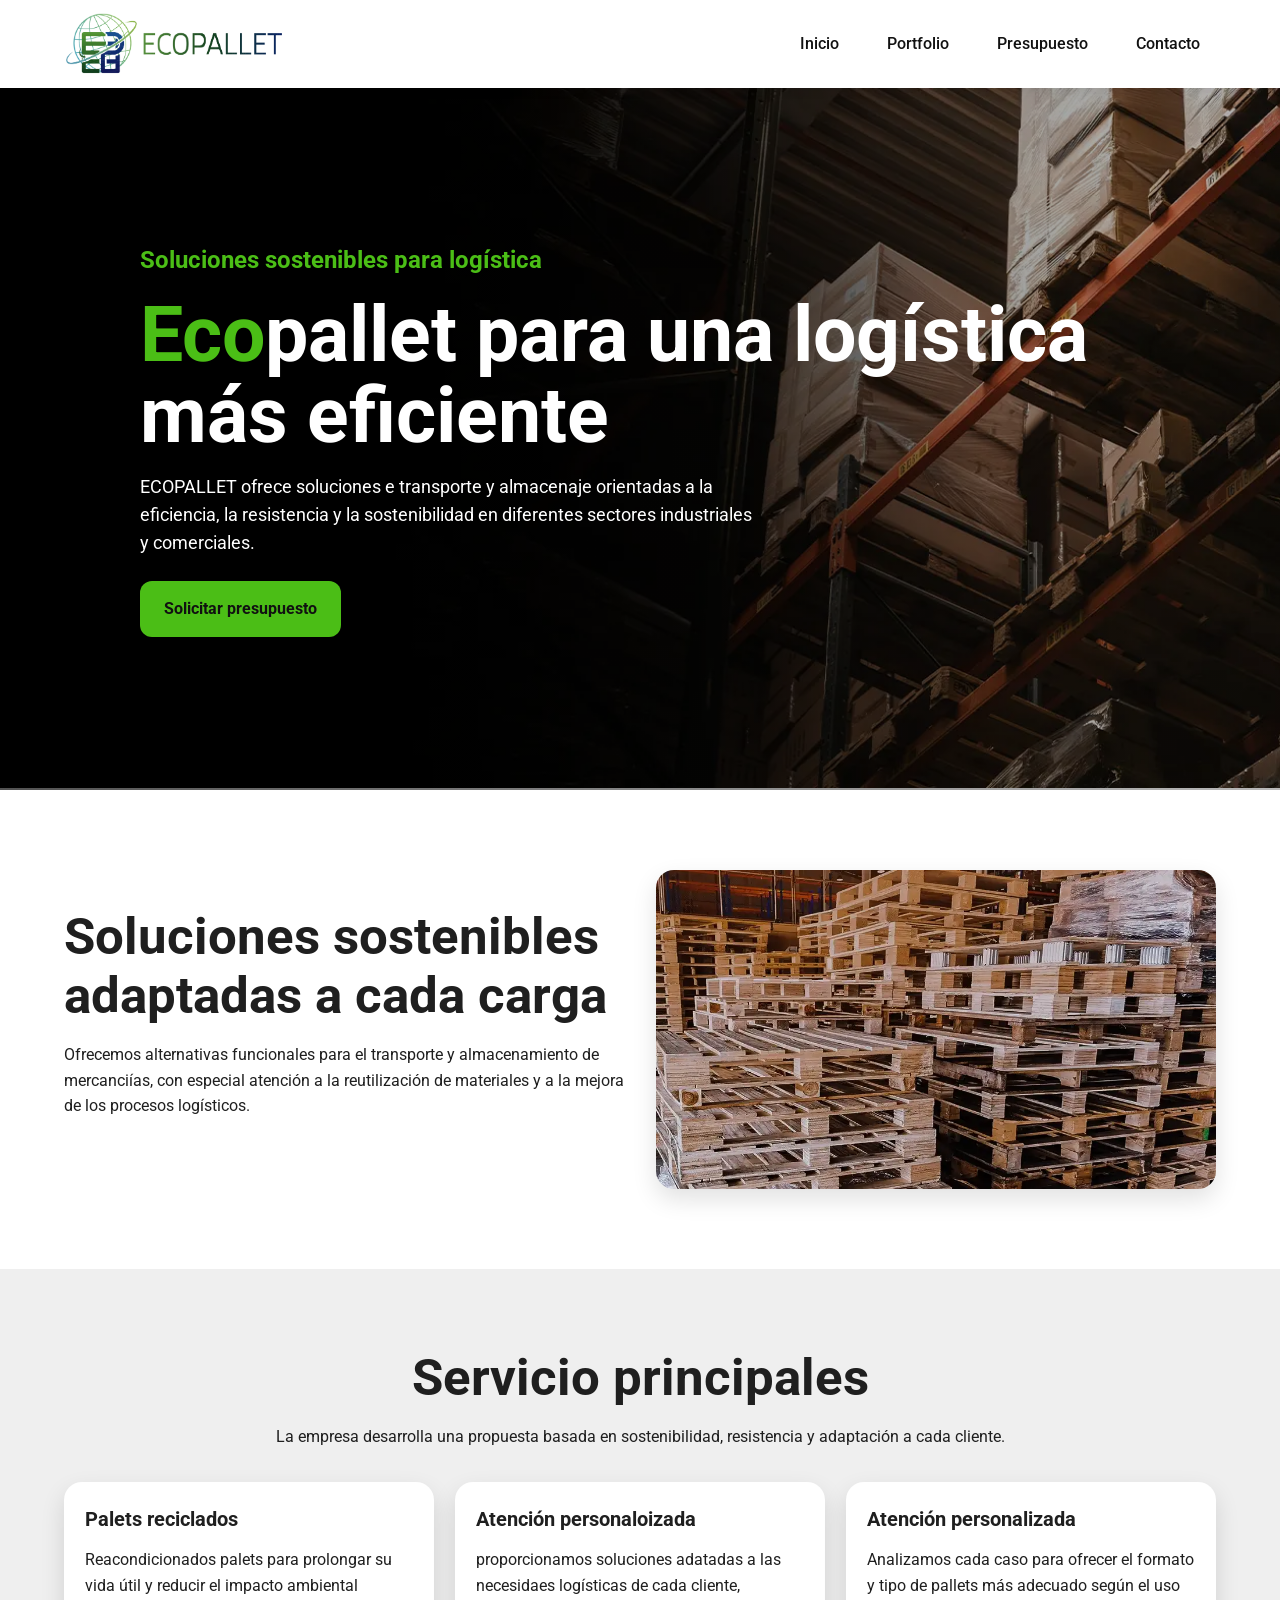
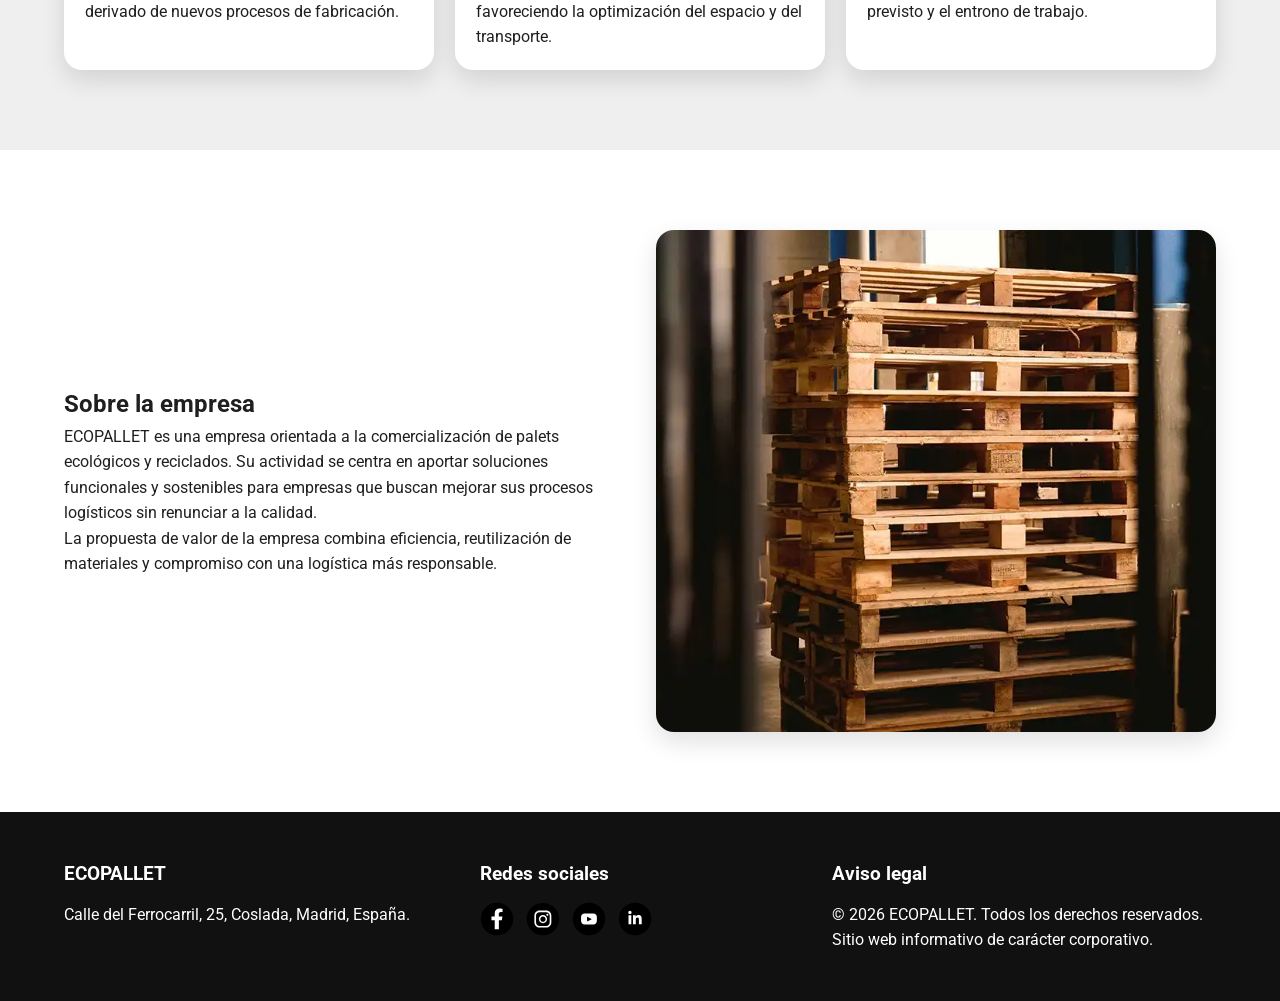
<file: index.html>
<!DOCTYPE html>
<html lang="es">
<head>
    <!-- Configuracion general del documento -->
    <meta charset="UTF-8">
    <meta name="viewport" content="width=device-width, initial-scale=1.0">

    <!-- Titulo y descripción -->
    <title>ECOPALLET | Inicio</title>
    <meta name="description" content="Palets ecológicos para una logística más eficiente, sostenible y adaptada a las necesidades de cada empresa.">

    <!-- Hoja de estilo principal -->
    <link rel="stylesheet" href="css/styles.css">
</head>
<body>
    <!-- Cabecera común a todas las páginas -->
    <header class="site-header">
        <div class="container header-container">
            <a href="index.html" class="brand">
                <img src="img/logo-transparente.webp" alt="Logo ECOPALLET" class="brand-logo">
            </a>

            <input type="checkbox" id="nav-toggle" class="nav-toggle" aria-label="Abrir o cerrar menú">
            <label for="nav-toggle" class="nav-toggle-label" aria-hidden="true">
                <span></span>
                <span></span>
                <span></span>
            </label>

            <nav class="main-nav" aria-label="Menú principal">
                <ul class="nav-list">
                    <li><a href="index.html">Inicio</a></li>
                    <li><a href="portfolio.html">Portfolio</a></li>
                    <li><a href="presupuesto.html">Presupuesto</a></li>
                    <li><a href="contacto.html">Contacto</a></li>
                </ul>
            </nav>
        </div>
    </header>

    <!-- Contenido principal de la página -->
    <main>
        <!-- Sección hero principal -->
        <section class="hero">
            <picture class="container hero-content">
                <source srcset="img/portada-movil.webp" media="(max-width: 480px)">
                <source srcset="img/table-900-img.webp" media="(max-width: 900px)">
                <img src="img/portada-pallets.webp" alt="Palets ecológicos apilados en almacén" class="img-portada" width="1920" height="700px">
            </picture>
            <div class="hero-overlay">
                <div class="container hero-content">
                    <p class="hero-kicker">Soluciones sostenibles para logística</p>
                    <h1><span>Eco</span>pallet para una logística más eficiente</h1>
                    <p class="hero-text">
                        ECOPALLET ofrece soluciones e transporte y almacenaje orientadas a la eficiencia, la resistencia y la sostenibilidad en diferentes sectores industriales y comerciales. 
                    </p>
                    <a href="presupuesto.html" class="btn">Solicitar presupuesto</a>
                </div>
            </div>
        </section>

        <!-- Sección de soluciones -->
        <section class="section">
            <div class="container intro-grid">
                <div class="section-heading">
                    <h2>Soluciones sostenibles adaptadas a cada carga</h2>
                    <p>
                        Ofrecemos alternativas funcionales para el transporte y almacenamiento de mercanciías, con especial atención a la reutilización de materiales y a la mejora de los procesos logísticos.
                    </p>
                </div>

                <div class="intro-image">
                    <picture>
                        <source srcset="img/movil-solution.webp" media="(max-width: 900px)">
                        <img src="img/secton-principal-solution.webp" alt="Solcuoiones de palets para distintos usos logísticos">
                    </picture>
                </div>
            </div>
        </section>

        <!-- Sección de servicios -->
        <section class="section section-alt">
            <div class="container">
                <div class="section-heading centered">
                    <h2>Servicio principales</h2>
                    <p>La empresa desarrolla una propuesta basada en sostenibilidad, resistencia y adaptación a cada cliente.</p>
                </div>

                <div class="cards-grid">
                    <article class="card">
                        <h3>Palets reciclados</h3>
                        <p>
                            Reacondicionados palets para prolongar su vida útil y reducir el impacto ambiental derivado de nuevos procesos de fabricación.
                        </p>
                    </article>

                    <article class="card">
                        <h3>Atención personaloizada</h3>
                        <p>proporcionamos soluciones adatadas a las necesidaes logísticas de cada cliente, favoreciendo la optimización del espacio y del transporte.</p>
                    </article>

                    <article class="card">
                        <h3>Atención personalizada</h3>
                        <p>
                            Analizamos cada caso para ofrecer el formato y tipo de pallets más adecuado según el uso previsto y el entrono de trabajo.
                        </p>
                    </article>
                </div>
            </div>
        </section>

        <!-- Sección sobre la empresa -->
        <section class="section">
            <div class="container about-grid">
                <div class="about-text">
                    <h2>Sobre la empresa</h2>
                    <p>
                        ECOPALLET es una empresa orientada a la comercialización de palets ecológicos y reciclados.
                        Su actividad se centra en aportar soluciones funcionales y sostenibles para empresas que
                        buscan mejorar sus procesos logísticos sin renunciar a la calidad.
                    </p>
                    <p>
                        La propuesta de valor de la empresa combina eficiencia, reutilización de materiales
                        y compromiso con una logística más responsable.
                    </p>
                </div>

                <div class="about-image">
                    <img src="img/Img-nosotros.webp" alt="Imagen representativa de la empresa Ecopallet">
                </div>
            </div>
        </section>
    </main>
    <!-- Pie de página -->
    <footer class="site-footer">
        <div class="container footer-grid">
            <div>
                <h3>ECOPALLET</h3>
                <p>Calle del Ferrocarril, 25, Coslada, Madrid, España.</p>
            </div>

            <div>
                <h3>Redes sociales</h3>
                <ul class="social-list">
                    <li><a href="#"><img src="img/logo-facebook.svg" alt="Facebook"></a></li>
                    <li><a href="#"><img src="img/logo-instagram.svg" alt="Instagram"></a></li>
                    <li><a href="#"><img src="img/logo-youtube.svg" alt="Youtube"></a></li>
                    <li><a href="#"><img src="img/logo-linkedin.svg" alt="LinkedIn"></a></li>
                </ul>
            </div>

            <div>
                <h3>Aviso legal</h3>
                <p>© 2026 ECOPALLET. Todos los derechos reservados. Sitio web informativo de carácter corporativo.</p>
            </div>
        </div>
    </footer>
</body>
</html>
</file>
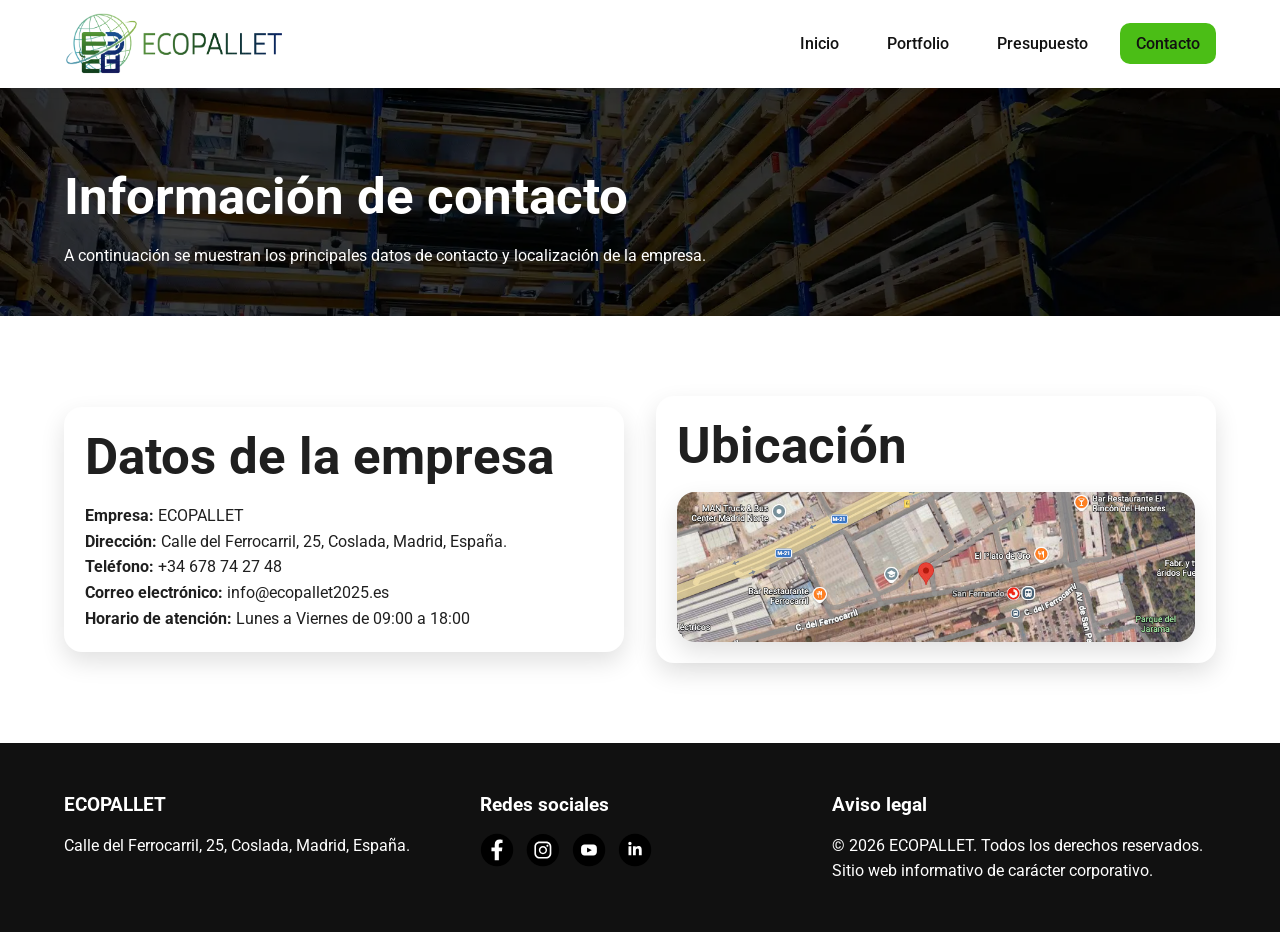
<file: contacto.html>
<!DOCTYPE html>
  <html lang="es">
  <head>
    <!-- Configuración del documento -->
    <meta charset="UTF-8">
    <meta name="viewport" content="width=device-width, initial-scale=1.0">

    <!-- Metadatos -->
    <title>ECOPALLET | Contacto</title>
    <meta name="description" content="Información de contacto y localización de la empresa ECOPALLET.">

    <!-- Estilos -->
    <link rel="stylesheet" href="css/styles.css">
  </head>
  <body>
    <!-- Cabecera -->
    <header class="site-header">
      <div class="container header-container">
        <a href="index.html" class="brand">
          <img src="img/logo-transparente.webp" alt="Logo ECOPALLET" class="brand-logo">
        </a>

        <input type="checkbox" id="nav-toggle" class="nav-toggle" aria-label="Abrir o cerrar menú">
        <label for="nav-toggle" class="nav-toggle-label" aria-hidden="true">
          <span></span>
          <span></span>
          <span></span>
        </label>

        <nav class="main-nav" aria-label="Menú principal">
          <ul class="nav-list">
            <li><a href="index.html">Inicio</a></li>
            <li><a href="portfolio.html">Portfolio</a></li>
            <li><a href="presupuesto.html">Presupuesto</a></li>
            <li><a href="contacto.html" class="active">Contacto</a></li>
          </ul>
        </nav>
      </div>
    </header>

    <!-- Contenido principal -->
    <main class="page-main">
      <section class="page-hero contact-hero">
        <div class="container">
          <h1>Información de contacto</h1>
          <p>
            A continuación se muestran los principales datos de contacto y localización de la empresa.
          </p>
        </div>
      </section>

      <section class="section">
        <div class="container contact-grid">
          <section class="info-card">
            <h2>Datos de la empresa</h2>
            <p><strong>Empresa:</strong> ECOPALLET</p>
            <p><strong>Dirección:</strong> Calle del Ferrocarril, 25, Coslada, Madrid, España.</p>
            <p><strong>Teléfono:</strong> +34 678 74 27 48</p>
            <p><strong>Correo electrónico:</strong> info@ecopallet2025.es</p>
            <p><strong>Horario de atención:</strong> Lunes a Viernes de 09:00 a 18:00</p>
          </section>

          <section class="info-card">
            <h2>Ubicación</h2>
            <img src="img/img_map_ecopallets.png" alt="Mapa simulado de ubicación de ECOPALLET" class="map-image">
          </section>
        </div>
      </section>
    </main>

    <!-- Pie de página -->
    <footer class="site-footer">
      <div class="container footer-grid">
        <div>
          <h3>ECOPALLET</h3>
          <p>Calle del Ferrocarril, 25, Coslada, Madrid, España.</p>
        </div>

        <div>
          <h3>Redes sociales</h3>
          <ul class="social-list">
            <li><a href="#"><img src="img/logo-facebook.svg" alt="Facebook"></a></li>
            <li><a href="#"><img src="img/logo-instagram.svg" alt="Instagram"></a></li>
            <li><a href="#"><img src="img/logo-youtube.svg" alt="YouTube"></a></li>
            <li><a href="#"><img src="img/logo-linkedin.svg" alt="LinkedIn"></a></li>
          </ul>
        </div>

        <div>
          <h3>Aviso legal</h3>
          <p>© 2026 ECOPALLET. Todos los derechos reservados. Sitio web informativo de carácter corporativo.</p>
        </div>
      </div>
    </footer>
  </body>
  </html>
</file>
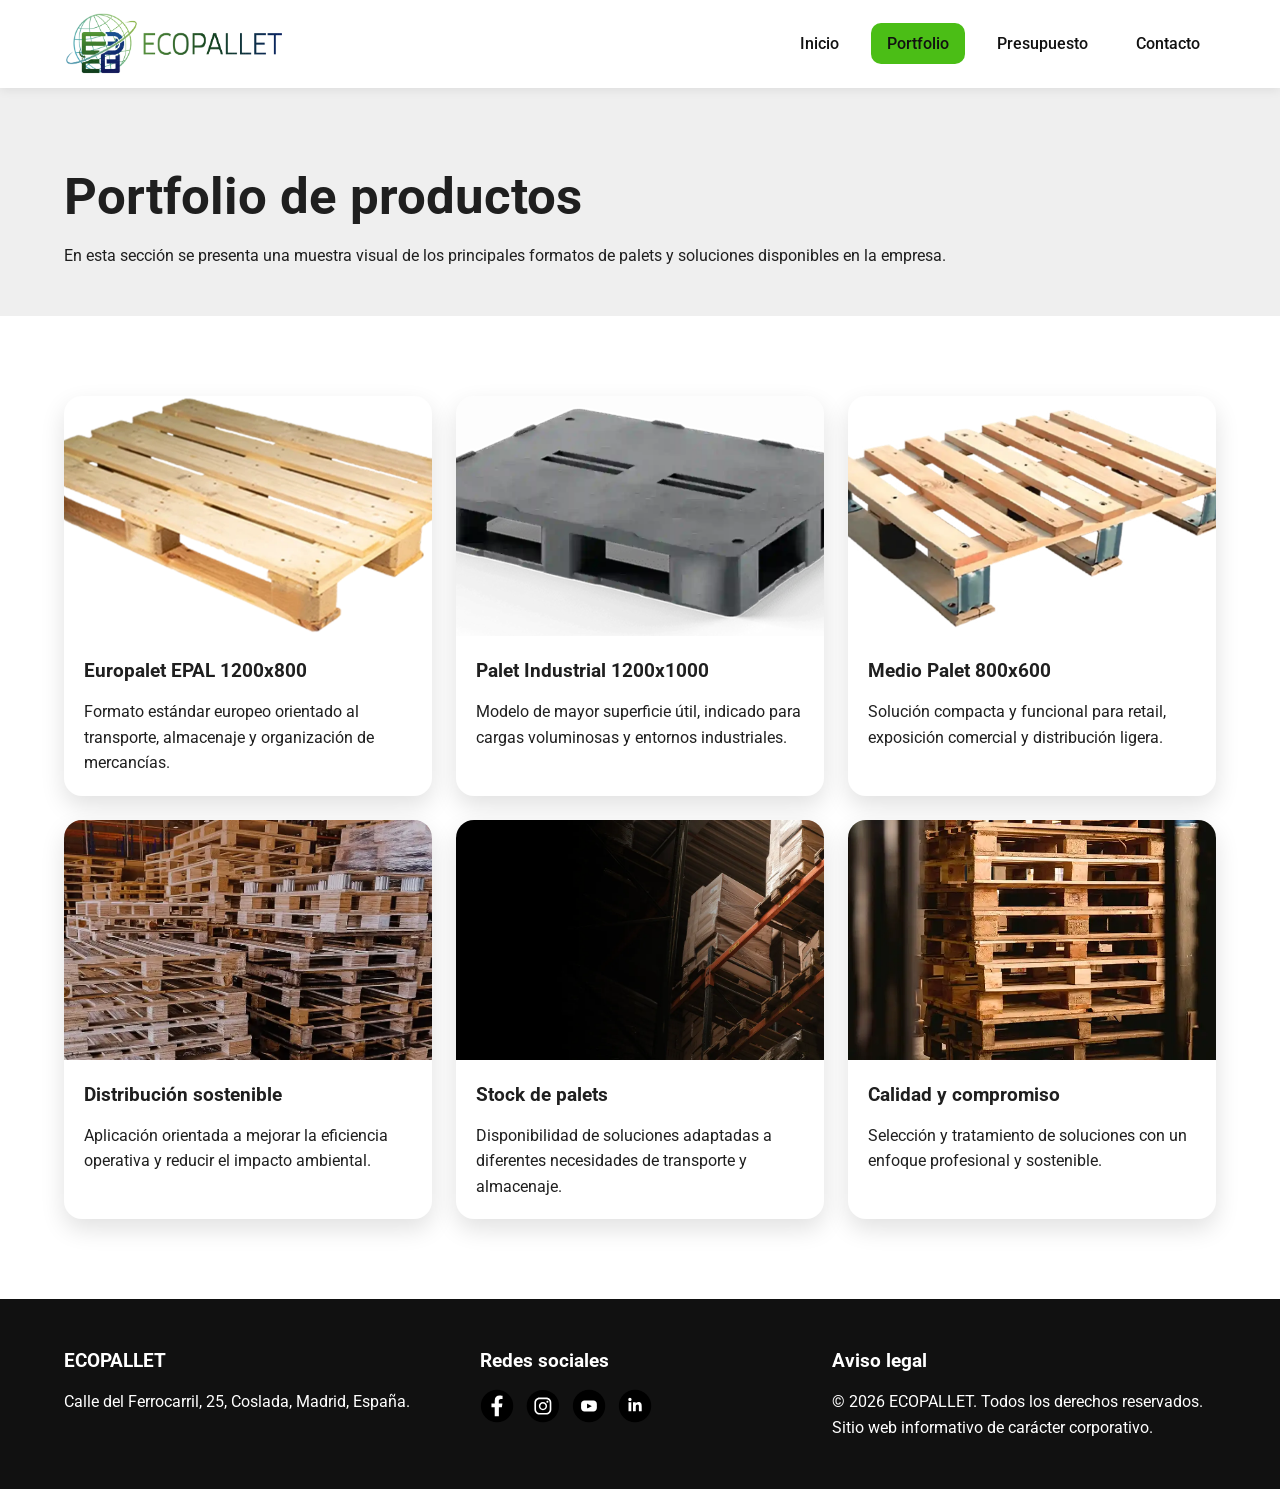
<file: portafolio.html>
<!DOCTYPE html>
  <html lang="es">
  <head>
    <!-- Configuración general -->
    <meta charset="UTF-8">
    <meta name="viewport" content="width=device-width, initial-scale=1.0">

    <!-- Metadatos -->
    <title>ECOPALLET | Portfolio</title>
    <meta name="description" content="Galería de productos y formatos de palets ecológicos y reciclados de ECOPALLET.">

    <!-- Estilos -->
    <link rel="stylesheet" href="css/styles.css">
  </head>
  <body>
    <!-- Cabecera -->
    <header class="site-header">
      <div class="container header-container">
        <a href="index.html" class="brand">
          <img src="img/logo-transparente.webp" alt="Logo ECOPALLET" class="brand-logo">
        </a>

        <input type="checkbox" id="nav-toggle" class="nav-toggle" aria-label="Abrir o cerrar menú">
        <label for="nav-toggle" class="nav-toggle-label" aria-hidden="true">
          <span></span>
          <span></span>
          <span></span>
        </label>

        <nav class="main-nav" aria-label="Menú principal">
          <ul class="nav-list">
            <li><a href="index.html">Inicio</a></li>
            <li><a href="portafolio.html" class="active">Portfolio</a></li>
            <li><a href="presupuesto.html">Presupuesto</a></li>
            <li><a href="contacto.html">Contacto</a></li>
          </ul>
        </nav>
      </div>
    </header>

    <!-- Contenido principal -->
    <main class="page-main">
      <section class="page-hero page-hero-light">
        <div class="container">
          <h1>Portfolio de productos</h1>
          <p>
            En esta sección se presenta una muestra visual de los principales formatos de palets
            y soluciones disponibles en la empresa.
          </p>
        </div>
      </section>

      <section class="section">
        <div class="container">
          <div class="portfolio-grid">
            <article class="portfolio-card">
              <img src="img/europalet-epal.webp" alt="Europalet EPAL 1200x800">
              <div class="portfolio-body">
                <h2>Europalet EPAL 1200x800</h2>
                <p>Formato estándar europeo orientado al transporte, almacenaje y organización de mercancías.</p>
              </div>
            </article>

            <article class="portfolio-card">
              <img src="img/palet-industrial.webp" alt="Palet Industrial 1200x1000">
              <div class="portfolio-body">
                <h2>Palet Industrial 1200x1000</h2>
                <p>Modelo de mayor superficie útil, indicado para cargas voluminosas y entornos industriales.</p>
              </div>
            </article>

            <article class="portfolio-card">
              <img src="img/medio-palet-800.webp" alt="Medio Palet 800x600">
              <div class="portfolio-body">
                <h2>Medio Palet 800x600</h2>
                <p>Solución compacta y funcional para retail, exposición comercial y distribución ligera.</p>
              </div>
            </article>

            <article class="portfolio-card">
              <img src="img/secton-principal-solution.webp" alt="Palets preparados para distribución">
              <div class="portfolio-body">
                <h2>Distribución sostenible</h2>
                <p>Aplicación orientada a mejorar la eficiencia operativa y reducir el impacto ambiental.</p>
              </div>
            </article>

            <article class="portfolio-card">
              <img src="img/portada-pallets.webp" alt="Stock de palets ecológicos">
              <div class="portfolio-body">
                <h2>Stock de palets</h2>
                <p>Disponibilidad de soluciones adaptadas a diferentes necesidades de transporte y almacenaje.</p>
              </div>
            </article>

            <article class="portfolio-card">
              <img src="img/Img-nosotros.webp" alt="Proceso de trabajo en ECOPALLET">
              <div class="portfolio-body">
                <h2>Calidad y compromiso</h2>
                <p>Selección y tratamiento de soluciones con un enfoque profesional y sostenible.</p>
              </div>
            </article>
          </div>
        </div>
      </section>
    </main>

    <!-- Pie de página -->
    <footer class="site-footer">
      <div class="container footer-grid">
        <div>
          <h3>ECOPALLET</h3>
          <p>Calle del Ferrocarril, 25, Coslada, Madrid, España.</p>
        </div>

        <div>
          <h3>Redes sociales</h3>
          <ul class="social-list">
            <li><a href="#"><img src="img/logo-facebook.svg" alt="Facebook"></a></li>
            <li><a href="#"><img src="img/logo-instagram.svg" alt="Instagram"></a></li>
            <li><a href="#"><img src="img/logo-youtube.svg" alt="YouTube"></a></li>
            <li><a href="#"><img src="img/logo-linkedin.svg" alt="LinkedIn"></a></li>
          </ul>
        </div>

        <div>
          <h3>Aviso legal</h3>
          <p>© 2026 ECOPALLET. Todos los derechos reservados. Sitio web informativo de carácter corporativo.</p>
        </div>
      </div>
    </footer>
  </body>
  </html>
</file>
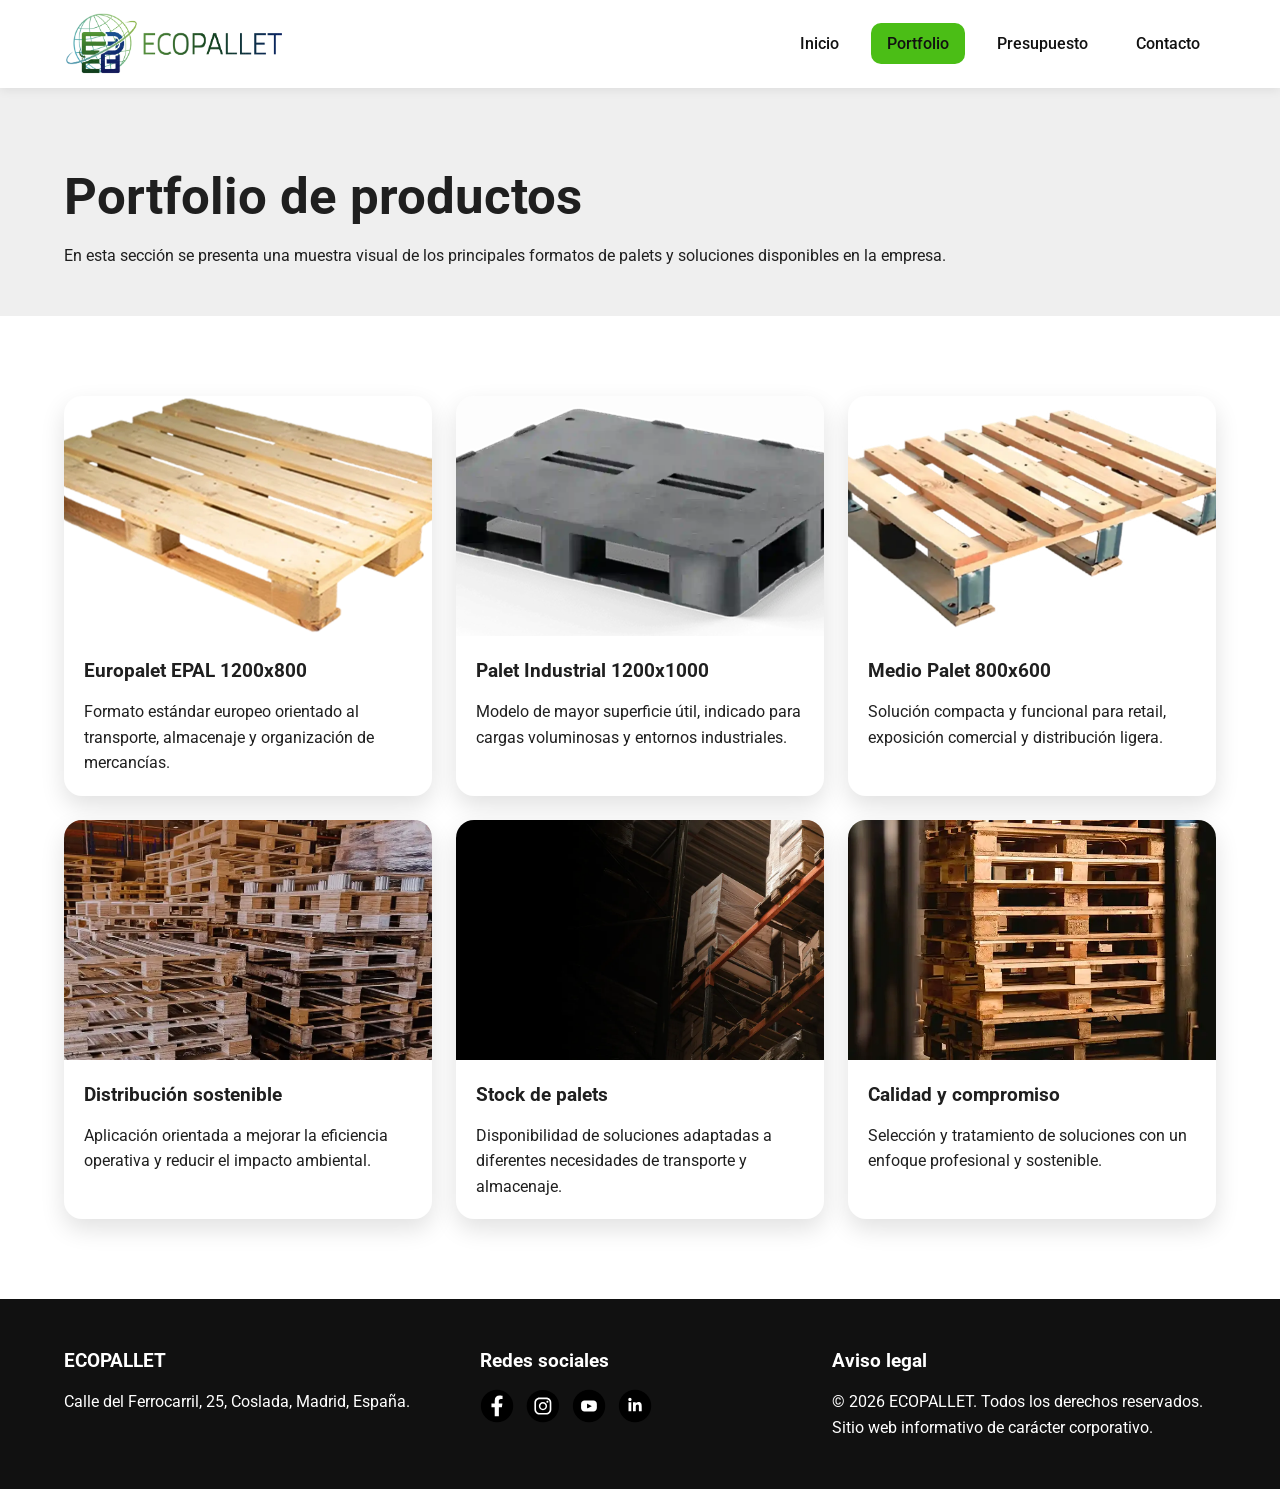
<file: portfolio.html>
<!DOCTYPE html>
  <html lang="es">
  <head>
    <!-- Configuración general -->
    <meta charset="UTF-8">
    <meta name="viewport" content="width=device-width, initial-scale=1.0">

    <!-- Metadatos -->
    <title>ECOPALLET | Portfolio</title>
    <meta name="description" content="Galería de productos y formatos de palets ecológicos y reciclados de ECOPALLET.">

    <!-- Estilos -->
    <link rel="stylesheet" href="css/styles.css">
  </head>
  <body>
    <!-- Cabecera -->
    <header class="site-header">
      <div class="container header-container">
        <a href="index.html" class="brand">
          <img src="img/logo-transparente.webp" alt="Logo ECOPALLET" class="brand-logo">
        </a>

        <input type="checkbox" id="nav-toggle" class="nav-toggle" aria-label="Abrir o cerrar menú">
        <label for="nav-toggle" class="nav-toggle-label" aria-hidden="true">
          <span></span>
          <span></span>
          <span></span>
        </label>

        <nav class="main-nav" aria-label="Menú principal">
          <ul class="nav-list">
            <li><a href="index.html">Inicio</a></li>
            <li><a href="portfolio.html" class="active">Portfolio</a></li>
            <li><a href="presupuesto.html">Presupuesto</a></li>
            <li><a href="contacto.html">Contacto</a></li>
          </ul>
        </nav>
      </div>
    </header>

    <!-- Contenido principal -->
    <main class="page-main">
      <section class="page-hero page-hero-light">
        <div class="container">
          <h1>Portfolio de productos</h1>
          <p>
            En esta sección se presenta una muestra visual de los principales formatos de palets
            y soluciones disponibles en la empresa.
          </p>
        </div>
      </section>

      <section class="section">
        <div class="container">
          <div class="portfolio-grid">
            <article class="portfolio-card">
              <img src="img/europalet-epal.webp" alt="Europalet EPAL 1200x800">
              <div class="portfolio-body">
                <h2>Europalet EPAL 1200x800</h2>
                <p>Formato estándar europeo orientado al transporte, almacenaje y organización de mercancías.</p>
              </div>
            </article>

            <article class="portfolio-card">
              <img src="img/palet-industrial.webp" alt="Palet Industrial 1200x1000">
              <div class="portfolio-body">
                <h2>Palet Industrial 1200x1000</h2>
                <p>Modelo de mayor superficie útil, indicado para cargas voluminosas y entornos industriales.</p>
              </div>
            </article>

            <article class="portfolio-card">
              <img src="img/medio-palet-800.webp" alt="Medio Palet 800x600">
              <div class="portfolio-body">
                <h2>Medio Palet 800x600</h2>
                <p>Solución compacta y funcional para retail, exposición comercial y distribución ligera.</p>
              </div>
            </article>

            <article class="portfolio-card">
              <img src="img/secton-principal-solution.webp" alt="Palets preparados para distribución">
              <div class="portfolio-body">
                <h2>Distribución sostenible</h2>
                <p>Aplicación orientada a mejorar la eficiencia operativa y reducir el impacto ambiental.</p>
              </div>
            </article>

            <article class="portfolio-card">
              <img src="img/portada-pallets.webp" alt="Stock de palets ecológicos">
              <div class="portfolio-body">
                <h2>Stock de palets</h2>
                <p>Disponibilidad de soluciones adaptadas a diferentes necesidades de transporte y almacenaje.</p>
              </div>
            </article>

            <article class="portfolio-card">
              <img src="img/Img-nosotros.webp" alt="Proceso de trabajo en ECOPALLET">
              <div class="portfolio-body">
                <h2>Calidad y compromiso</h2>
                <p>Selección y tratamiento de soluciones con un enfoque profesional y sostenible.</p>
              </div>
            </article>
          </div>
        </div>
      </section>
    </main>

    <!-- Pie de página -->
    <footer class="site-footer">
      <div class="container footer-grid">
        <div>
          <h3>ECOPALLET</h3>
          <p>Calle del Ferrocarril, 25, Coslada, Madrid, España.</p>
        </div>

        <div>
          <h3>Redes sociales</h3>
          <ul class="social-list">
            <li><a href="#"><img src="img/logo-facebook.svg" alt="Facebook"></a></li>
            <li><a href="#"><img src="img/logo-instagram.svg" alt="Instagram"></a></li>
            <li><a href="#"><img src="img/logo-youtube.svg" alt="YouTube"></a></li>
            <li><a href="#"><img src="img/logo-linkedin.svg" alt="LinkedIn"></a></li>
          </ul>
        </div>

        <div>
          <h3>Aviso legal</h3>
          <p>© 2026 ECOPALLET. Todos los derechos reservados. Sitio web informativo de carácter corporativo.</p>
        </div>
      </div>
    </footer>
  </body>
  </html>
</file>
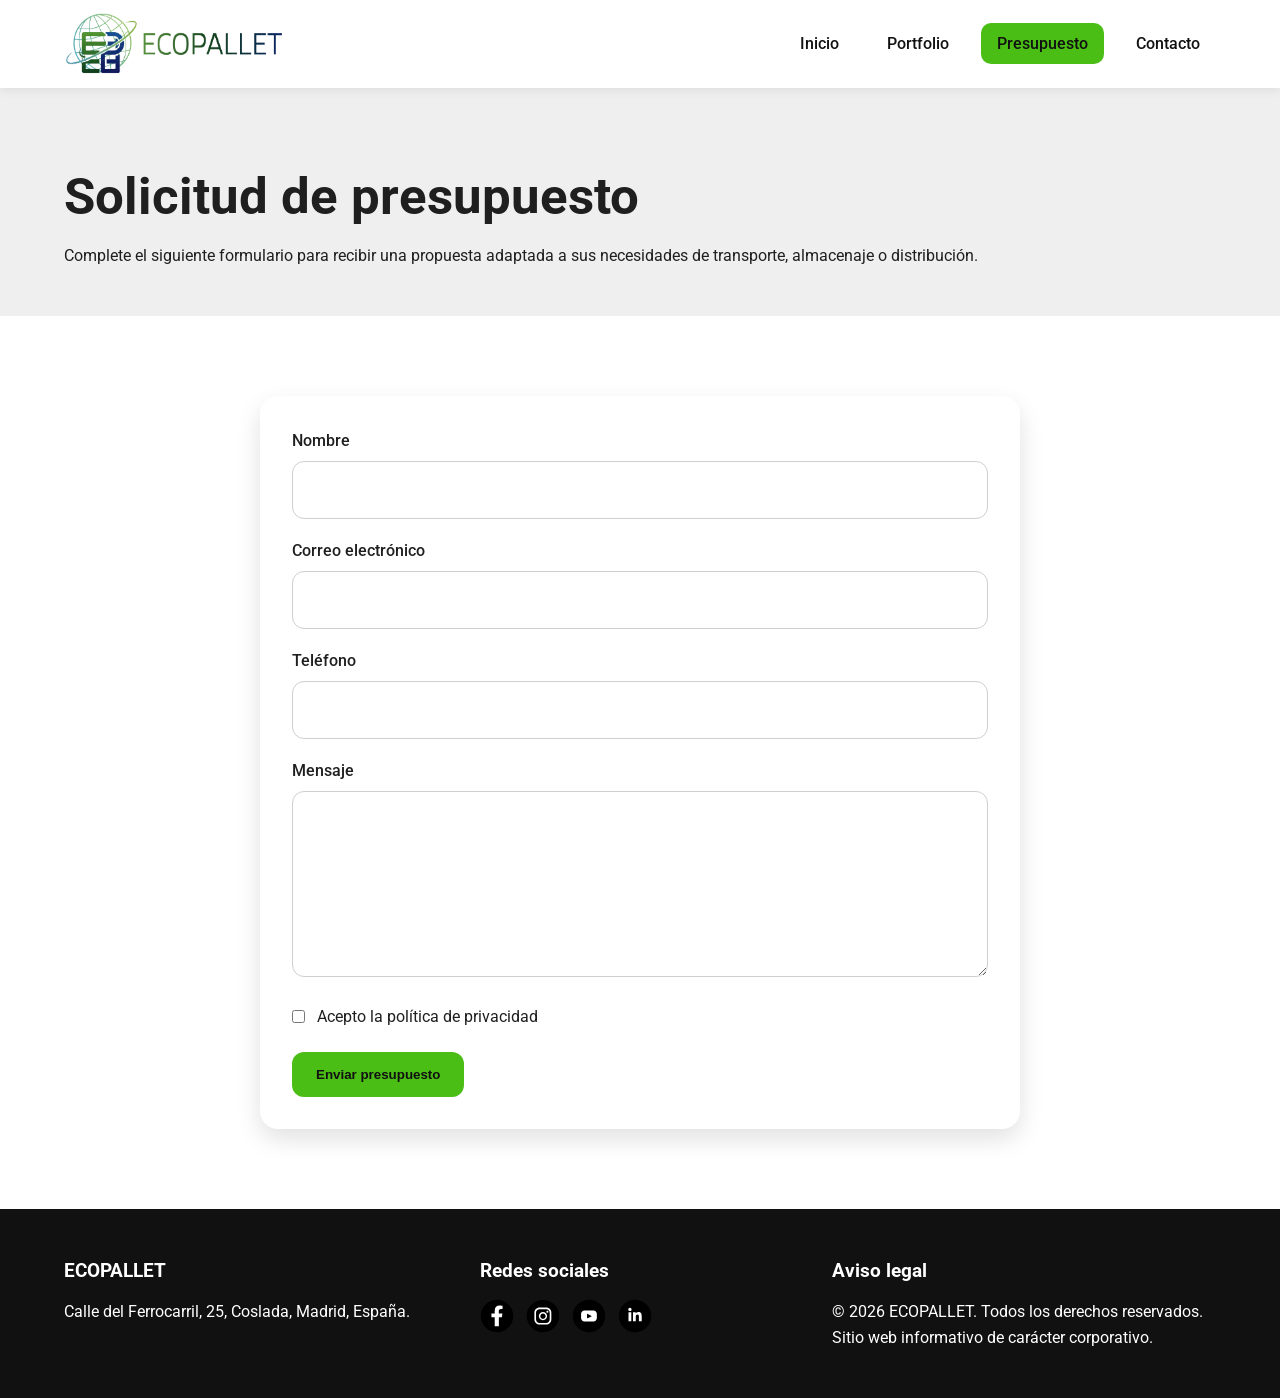
<file: presupuesto.html>
<!DOCTYPE html>
  <html lang="es">
  <head>
    <!-- Configuración general -->
    <meta charset="UTF-8">
    <meta name="viewport" content="width=device-width, initial-scale=1.0">

    <!-- Metadatos -->
    <title>ECOPALLET | Presupuesto</title>
    <meta name="description" content="Formulario de solicitud de presupuesto para soluciones de palets ecológicos y reciclados.">

    <!-- Hoja de estilos -->
    <link rel="stylesheet" href="css/styles.css">
  </head>
  <body>
    <!-- Cabecera -->
    <header class="site-header">
      <div class="container header-container">
        <a href="index.html" class="brand">
          <img src="img/logo-transparente.webp" alt="Logo ECOPALLET" class="brand-logo">
        </a>

        <input type="checkbox" id="nav-toggle" class="nav-toggle" aria-label="Abrir o cerrar menú">
        <label for="nav-toggle" class="nav-toggle-label" aria-hidden="true">
          <span></span>
          <span></span>
          <span></span>
        </label>

        <nav class="main-nav" aria-label="Menú principal">
          <ul class="nav-list">
            <li><a href="index.html">Inicio</a></li>
            <li><a href="portfolio.html">Portfolio</a></li>
            <li><a href="presupuesto.html" class="active">Presupuesto</a></li>
            <li><a href="contacto.html">Contacto</a></li>
          </ul>
        </nav>
      </div>
    </header>

    <!-- Contenido principal -->
    <main class="page-main">
      <section class="page-hero page-hero-light">
        <div class="container">
          <h1>Solicitud de presupuesto</h1>
          <p>
            Complete el siguiente formulario para recibir una propuesta adaptada a sus necesidades
            de transporte, almacenaje o distribución.
          </p>
        </div>
      </section>

      <section class="section">
        <div class="container form-wrapper">
          <form class="contact-form" action="#" method="post">
            <!-- Campo nombre -->
            <div class="form-group">
              <label for="nombre">Nombre</label>
              <input type="text" id="nombre" name="nombre" required>
            </div>

            <!-- Campo email -->
            <div class="form-group">
              <label for="email">Correo electrónico</label>
              <input type="email" id="email" name="email" required>
            </div>

            <!-- Campo teléfono -->
            <div class="form-group">
              <label for="telefono">Teléfono</label>
              <input type="tel" id="telefono" name="telefono" required>
            </div>

            <!-- Campo mensaje -->
            <div class="form-group">
              <label for="mensaje">Mensaje</label>
              <textarea id="mensaje" name="mensaje" rows="6" required></textarea>
            </div>

            <!-- Checkbox obligatorio -->
            <div class="checkbox-group">
              <input type="checkbox" id="privacidad" name="privacidad" required>
              <label for="privacidad">Acepto la política de privacidad</label>
            </div>

            <!-- Botón de envío -->
            <button type="submit" class="btn">Enviar presupuesto</button>
          </form>
        </div>
      </section>
    </main>

    <!-- Pie de página -->
    <footer class="site-footer">
      <div class="container footer-grid">
        <div>
          <h3>ECOPALLET</h3>
          <p>Calle del Ferrocarril, 25, Coslada, Madrid, España.</p>
        </div>

        <div>
          <h3>Redes sociales</h3>
          <ul class="social-list">
            <li><a href="#"><img src="img/logo-facebook.svg" alt="Facebook"></a></li>
            <li><a href="#"><img src="img/logo-instagram.svg" alt="Instagram"></a></li>
            <li><a href="#"><img src="img/logo-youtube.svg" alt="YouTube"></a></li>
            <li><a href="#"><img src="img/logo-linkedin.svg" alt="LinkedIn"></a></li>
          </ul>
        </div>

        <div>
          <h3>Aviso legal</h3>
          <p>© 2026 ECOPALLET. Todos los derechos reservados. Sitio web informativo de carácter corporativo.</p>
        </div>
      </div>
    </footer>
  </body>
  </html>
</file>
<file: css/styles.css>
/* ==============================
    FUENTES TIPOGRÁFICAS
    Se reutilizan las fuentes del proyecto original
  ================================= */
@font-face {
  font-family: "Roboto";
  src: url("../fonts/Roboto-Regular.woff2") format("woff2"),
    url("../fonts/Roboto-Regular.woff") format("woff");
  font-weight: 400;
  font-style: normal;
  font-display: swap;
}

@font-face {
  font-family: "Roboto";
  src: url("../fonts/Roboto-Medium.woff2") format("woff2"),
    url("../fonts/Roboto-Medium.woff") format("woff");
  font-weight: 500;
  font-style: normal;
  font-display: swap;
}

@font-face {
  font-family: "Roboto";
  src: url("../fonts/Roboto-Bold.woff2") format("woff2"),
    url("../fonts/Roboto-Bold.woff") format("woff");
  font-weight: 700;
  font-style: normal;
  font-display: swap;
}

/* ==============================
    VARIABLES GENERALES
    Máximo 3 colores principales:
    verde, gris claro y negro
  ================================= */
:root {
  --color-primary: #4bbe16;
  --color-secondary: #efefef;
  --color-dark: #111111;
  --color-white: #ffffff;
  --color-text: #1f1f1f;
  --max-width: 1200px;
  --radius: 18px;
  --shadow: 0 10px 24px rgba(0, 0, 0, 0.12);
}

/* ==============================
    RESET GENERAL
  ================================= */
* {
  margin: 0;
  padding: 0;
  box-sizing: border-box;
}

/* Ajuste general de imágenes */
img {
  display: block;
  max-width: 100%;
  height: auto;
}

/* Estilo base del documento */
body {
  font-family: "Roboto", sans-serif;
  color: var(--color-text);
  background-color: var(--color-white);
  line-height: 1.6;
}

/* ==============================
    CLASES UTILITARIAS
  ================================= */
.container {
  width: min(90%, var(--max-width));
  margin: 0 auto;
}

.section {
  padding: 5rem 0;
}

.section-alt {
  background-color: var(--color-secondary);
}

.section-heading {
  max-width: 800px;
  margin-bottom: 2rem;
}

.section-heading.centered {
  text-align: center;
  margin-left: auto;
  margin-right: auto;
}

.section-heading h2,
.page-hero h1,
.contact-grid h2 {
  font-size: clamp(2rem, 4vw, 3.2rem);
  line-height: 1.15;
  margin-bottom: 1rem;
}

.img-portada {
  width: 100%;
  max-width: 1920px;
  height: 700px;
  object-fit: cover;
  display: block;
}

/* Botón principal reutilizable */
.btn {
  display: inline-block;
  background-color: var(--color-primary);
  color: var(--color-dark);
  text-decoration: none;
  border: 0;
  border-radius: 12px;
  padding: 0.95rem 1.5rem;
  font-weight: 700;
  cursor: pointer;
  transition: 0.25s ease;
}

.btn:hover {
  background-color: var(--color-white);
  box-shadow: var(--shadow);
}

/* ==============================
    CABECERA Y NAVEGACIÓN
  ================================= */
.site-header {
  position: sticky;
  top: 0;
  z-index: 100;
  background-color: var(--color-white);
  box-shadow: 0 2px 10px rgba(0, 0, 0, 0.08);
  margin: 0;
}

.header-container {
  min-height: 88px;
  display: flex;
  align-items: center;
  justify-content: space-between;
  gap: 2rem;
}

.brand-logo {
  width: 220px;
}

.nav-toggle {
  position: absolute;
  opacity: 0;
  pointer-events: none;
}

.nav-toggle-label {
  display: none;
  width: 42px;
  height: 42px;
  align-items: center;
  justify-content: center;
  flex-direction: column;
  gap: 6px;
  background-color: var(--color-white);
  border: 2px solid var(--color-dark);
  border-radius: 12px;
  cursor: pointer;
}

.nav-toggle-label span {
  display: block;
  width: 24px;
  height: 3px;
  background-color: var(--color-dark);
  border-radius: 999px;
  transition: 0.25s ease;
}

.main-nav {
  margin-left: auto;
}

/* Menú principal horizontal */
.nav-list {
  list-style: none;
  display: flex;
  align-items: center;
  gap: 1rem;
}

/* Enlaces del menú */
.nav-list a {
  text-decoration: none;
  color: var(--color-dark);
  font-weight: 500;
  padding: 0.7rem 1rem;
  border-radius: 10px;
  transition: 0.25s ease;
}

/* Enlace activo y efecto hover */
.nav-list a:hover,
.nav-list a.active {
  background-color: var(--color-primary);
  color: var(--color-dark);
}

/* ==============================
    HERO DE LA PÁGINA PRINCIPAL
  ================================= */
.hero {
  position: relative;
  min-height: 78vh;
}

.hero-media img {
  width: 100%;
  min-height: 78vh;
  object-fit: cover;
}

/* Capa oscura para mejorar contraste del texto */
.hero-overlay {
  position: absolute;
  inset: 0;
  background: linear-gradient(to right, rgba(0, 0, 0, 0.68), rgba(0, 0, 0, 0.28));
  display: flex;
  align-items: center;
}

.hero-content {
  color: var(--color-white);
  max-width: 1000px;
}

.hero-kicker {
  color: var(--color-primary);
  font-weight: 700;
  margin-bottom: 1rem;
  font-size: clamp(1.3rem, 2.3vw, 1.5rem);
}

.hero h1 {
  font-size: clamp(2.5rem, 6vw, 4.8rem);
  line-height: 1.05;
  margin-bottom: 1rem;
}

.hero h1 span {
  color: var(--color-primary);
}

.hero-text {
  font-size: 1.1rem;
  max-width: 620px;
  margin-bottom: 1.5rem;
}

/* ==============================
     ESTRUCTURAS EN GRID
  ================================= */
.intro-grid,
.about-grid,
.contact-grid {
  display: grid;
  grid-template-columns: 1fr 1fr;
  gap: 2rem;
  align-items: center;
}

/* Imágenes con bordes redondeados */
.intro-image img,
.about-image img,
.map-image {
  border-radius: var(--radius);
  box-shadow: var(--shadow);
}

.map-image {
  width: 100%;
  height: 150px;
  object-fit: cover;
}

/* Tarjetas de servicios */
.cards-grid {
  display: grid;
  grid-template-columns: repeat(3, 1fr);
  gap: 1.3rem;
}

.card,
.info-card,
.contact-form,
.portfolio-card {
  background-color: var(--color-white);
  border-radius: var(--radius);
  box-shadow: var(--shadow);
}

.card,
.info-card {
  padding: 1.3rem;
}

.card h3 {
  margin-bottom: 0.8rem;
  font-size: 1.25rem;
}

/* ==============================
     PÁGINAS INTERNAS
  ================================= */
.page-main {
  min-height: 70vh;
}

.page-hero {
  padding: 5rem 0 3rem;
}

.page-hero-light {
  background-color: var(--color-secondary);
}

/* Fondo visual para la cabecera de contacto */
.contact-hero {
  background:
    linear-gradient(rgba(0, 0, 0, 0.48), rgba(0, 0, 0, 0.48)),
    url("../img/background_contacto.webp") center/cover no-repeat;
  color: var(--color-white);
}

/* ==============================
     GALERÍA PORTFOLIO
  ================================= */
.portfolio-grid {
  display: grid;
  grid-template-columns: repeat(3, 1fr);
  gap: 1.5rem;
}

.portfolio-card {
  overflow: hidden;
}

.portfolio-card img {
  width: 100%;
  height: 240px;
  object-fit: cover;
}

.portfolio-body {
  padding: 1.25rem;
}

.portfolio-body h2 {
  font-size: 1.2rem;
  margin-bottom: 0.75rem;
}

/* ==============================
     FORMULARIO DE PRESUPUESTO
  ================================= */
.form-wrapper {
  max-width: 760px;
}

.contact-form {
  padding: 2rem;
}

.form-group {
  margin-bottom: 1.2rem;
}

.form-group label {
  display: block;
  margin-bottom: 0.45rem;
  font-weight: 500;
}

.form-group input,
.form-group textarea {
  width: 100%;
  padding: 0.95rem 1rem;
  border: 1px solid #cfcfcf;
  border-radius: 12px;
  font: inherit;
}

.form-group textarea {
  resize: vertical;
  min-height: 150px;
}

/* Bloque del checkbox obligatorio */
.checkbox-group {
  display: flex;
  align-items: center;
  gap: 0.75rem;
  margin-bottom: 1.4rem;
}

/* ==============================
     PIE DE PÁGINA
  ================================= */
.site-footer {
  background-color: var(--color-dark);
  color: var(--color-white);
  padding: 3rem 0;
}

.footer-grid {
  display: grid;
  grid-template-columns: 1.2fr 1fr 1.2fr;
  gap: 2rem;
  align-items: start;
}

.footer-grid h3 {
  margin-bottom: 0.75rem;
}

/* Lista de iconos sociales */
.social-list {
  list-style: none;
  display: flex;
  gap: 0.75rem;
  flex-wrap: wrap;
}

.social-list img {
  width: 34px;
  height: 34px;
}

/* ==============================
     DISEÑO RESPONSIVE
  ================================= */
@media (max-width: 900px) {
  .header-container {
    min-height: auto;
    display: grid;
    grid-template-columns: 1fr auto;
    align-items: center;
    justify-content: space-between;
    padding: 1rem 0;
    gap: 1rem;
  }

  .brand {
    grid-column: 1;
  }

  .nav-toggle-label {
    display: inline-flex;
    grid-column: 2;
    justify-self: end;
  }

  .main-nav {
    grid-column: 1 / -1;
    width: 100%;
    margin-left: 0;
  }

  .nav-list {
    display: none;
    width: 100%;
    flex-direction: column;
    align-items: stretch;
    gap: 0.5rem;
    padding-top: 0.5rem;
  }

  .nav-list a {
    display: block;
    text-align: center;
  }

  .nav-toggle:checked + .nav-toggle-label + .main-nav .nav-list {
    display: flex;
  }

  .nav-toggle:checked + .nav-toggle-label span:nth-child(1) {
    transform: translateY(8px) rotate(45deg);
  }

  .nav-toggle:checked + .nav-toggle-label span:nth-child(2) {
    opacity: 0;
  }

  .nav-toggle:checked + .nav-toggle-label span:nth-child(3) {
    transform: translateY(-8px) rotate(-45deg);
  }

  .intro-grid,
  .about-grid,
  .contact-grid,
  .footer-grid,
  .cards-grid,
  .portfolio-grid {
    grid-template-columns: 1fr;
  }

  .hero,
  .hero-media img {
    min-height: 70vh;
  }

  .brand-logo {
    width: 190px;
  }
}

@media (max-width: 600px) {
  .section {
    padding: 4rem 0;
  }

  .page-hero {
    padding: 4rem 0 2rem;
  }

  .hero-content {
    text-align: center;
  }

  .checkbox-group {
    align-items: flex-start;
  }

  .contact-form {
    padding: 1.4rem;
  }
}
</file>
